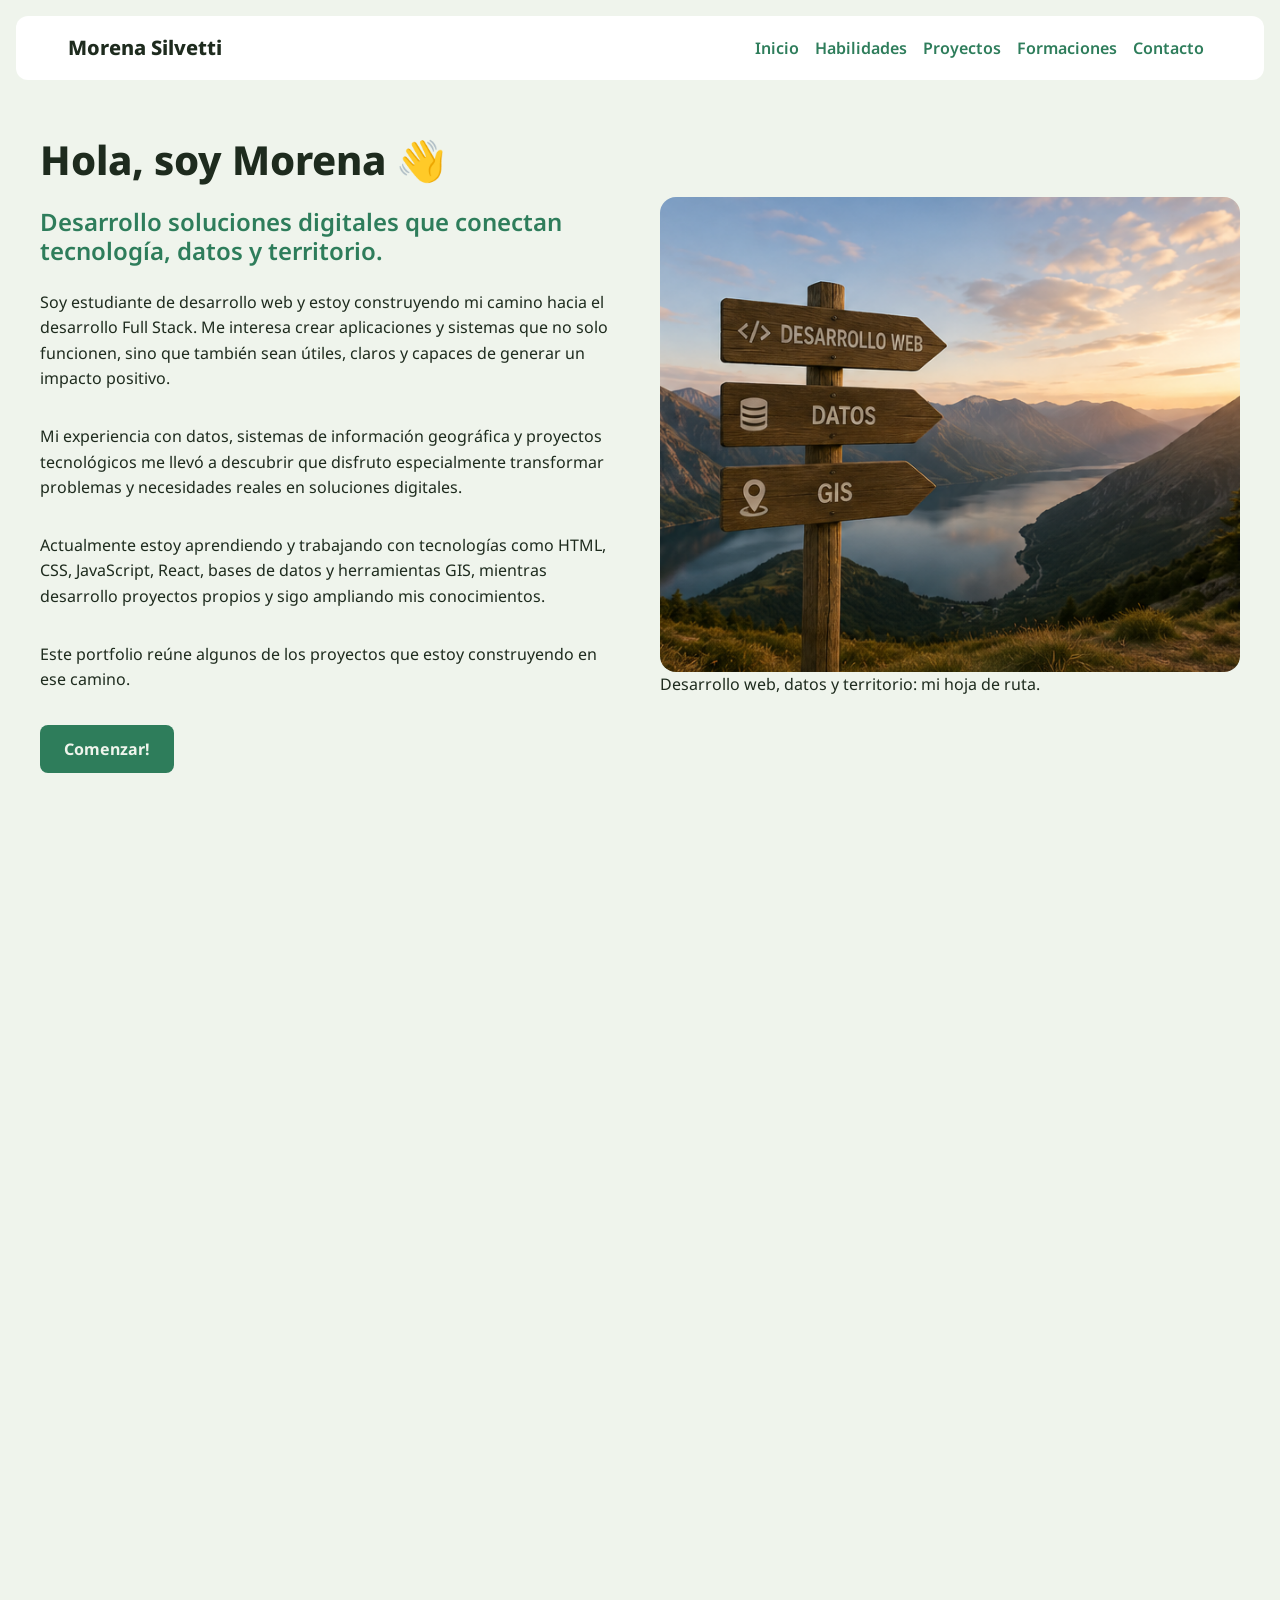
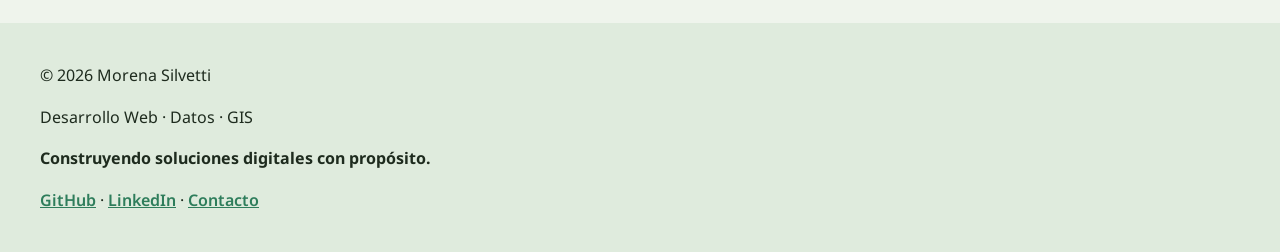
<file: Portfolio/index.html>
<!DOCTYPE html>
<html lang="es">

<head>
    <meta charset="UTF-8">
    <meta name="viewport" content="width=device-width, initial-scale=1.0">
    <meta name="description" content="Portfolio de Morena Silvetti: desarrollo web full stack, análisis de datos y sistemas de información geográfica. Proyectos con impacto en Córdoba, Argentina.">
    <meta name="keywords" content="desarrollo web, portfolio, full stack, datos, GIS, Córdoba">
    <!-- Bootstrap CSS -->
    <link href="https://cdn.jsdelivr.net/npm/bootstrap@5.3.3/dist/css/bootstrap.min.css" rel="stylesheet">
    <!-- AOS CSS -->
    <link href="https://unpkg.com/aos@2.3.4/dist/aos.css" rel="stylesheet">
    <!-- CSS propio -->
    <link rel="stylesheet" href="./styles/style.css">
    <title>Morena Silvetti | Desarrollo Web, Datos y GIS</title>
</head>

<body>
    <header>
        <nav class="navbar navbar-expand-lg nav-propia">
            <div class="container-fluid">
                <a class="navbar-brand" href="index.html">Morena Silvetti</a>
                <button class="navbar-toggler" type="button" data-bs-toggle="collapse" data-bs-target="#menuNav"
                    aria-controls="menuNav" aria-expanded="false" aria-label="Abrir menú">
                    <span class="navbar-toggler-icon"></span>
                </button>
                <div class="collapse navbar-collapse" id="menuNav">
                    <ul class="navbar-nav ms-auto">
                        <li class="nav-item"><a class="nav-link" href="index.html">Inicio</a></li>
                        <li class="nav-item"><a class="nav-link" href="pages/habilidades.html">Habilidades</a></li>
                        <li class="nav-item"><a class="nav-link" href="pages/proyectos.html">Proyectos</a></li>
                        <li class="nav-item"><a class="nav-link" href="pages/formaciones.html">Formaciones</a></li>
                        <li class="nav-item"><a class="nav-link" href="pages/contacto.html">Contacto</a></li>
                    </ul>
                </div>
            </div>
        </nav>
    </header>

    <main class="contenido">
        <section class="contenedor">
            <div class="contenedor-texto">
                <h1>Hola, soy Morena 👋</h1>
                <h2>Desarrollo soluciones digitales que conectan tecnología, datos y territorio.</h2>

                <p>Soy estudiante de desarrollo web y estoy construyendo mi camino hacia el desarrollo Full Stack. Me
                    interesa crear aplicaciones y sistemas que no solo funcionen, sino que también sean útiles, claros y
                    capaces de generar un impacto positivo.</p>

                <p>Mi experiencia con datos, sistemas de información geográfica y proyectos tecnológicos me llevó a
                    descubrir que disfruto especialmente transformar problemas y necesidades reales en soluciones
                    digitales.</p>

                <p>Actualmente estoy aprendiendo y trabajando con tecnologías como HTML, CSS, JavaScript, React, bases
                    de datos y herramientas GIS, mientras desarrollo proyectos propios y sigo ampliando mis
                    conocimientos.</p>

                <p>Este portfolio reúne algunos de los proyectos que estoy construyendo en ese camino.</p>
                <a class="enlace-destacado" href="pages/habilidades.html">Comenzar!</a>
            </div>
            <figure class="contenedor-imagen">
                <img src="assets/img/portada.png"
                    alt="Cartel de madera señalando desarrollo web, datos y GIS frente a un paisaje de montañas">
                <figcaption>Desarrollo web, datos y territorio: mi hoja de ruta.</figcaption>
            </figure>
        </section>

        <section class="tarjetas" data-aos="fade-up">
            <article class="card">
                <h3>Desarrollo Web</h3>
                <p>Creo aplicaciones web modernas, responsivas y centradas en la experiencia del usuario.</p>
            </article>
            <article class="card">
                <h3>Datos</h3>
                <p>Trabajo con bases de datos y analizo información para tomar decisiones basadas en datos.</p>
            </article>
            <article class="card">
                <h3>GIS</h3>
                <p>Integro herramientas geoespaciales para visualizar y entender mejor nuestro territorio.</p>
            </article>
            <article class="card">
                <h3>Propósito</h3>
                <p>Busco generar soluciones digitales útiles, claras y con impacto positivo en las personas y el
                    entorno.</p>
            </article>
        </section>

        <section class="galeria" data-aos="fade-up">
            <h2>Galería</h2>
            <div id="carruselGaleria" class="carousel slide" data-bs-ride="carousel">
                <div class="carousel-inner">
                    <div class="carousel-item active">
                        <img src="assets/img/dev.jpg" class="d-block w-100"
                            alt="Notebook mostrando el diseño de una página web">
                    </div>
                    <div class="carousel-item">
                        <img src="assets/img/datos.jpg" class="d-block w-100" alt="Dashboard con gráficos de datos">
                    </div>
                    <div class="carousel-item">
                        <img src="assets/img/territorio.jpg" class="d-block w-100"
                            alt="Vista aérea de un campo con análisis territorial">
                    </div>
                </div>
                <button class="carousel-control-prev" type="button" data-bs-target="#carruselGaleria"
                    data-bs-slide="prev">
                    <span class="carousel-control-prev-icon" aria-hidden="true"></span>
                    <span class="visually-hidden">Anterior</span>
                </button>
                <button class="carousel-control-next" type="button" data-bs-target="#carruselGaleria"
                    data-bs-slide="next">
                    <span class="carousel-control-next-icon" aria-hidden="true"></span>
                    <span class="visually-hidden">Siguiente</span>
                </button>
            </div>
        </section>
    </main>

    <footer class="pie">
        <p>© 2026 Morena Silvetti</p>
        <p>Desarrollo Web · Datos · GIS</p>
        <p><strong>Construyendo soluciones digitales con propósito.</strong></p>
        <a href="https://github.com/Morenasilvetti" target="_blank">GitHub</a> ·
        <a href="https://www.linkedin.com/in/morena-silvetti-6aa3b62a1" target="_blank">LinkedIn</a> ·
        <a href="pages/contacto.html">Contacto</a>
    </footer>

    <!-- Bootstrap JS -->
    <script src="https://cdn.jsdelivr.net/npm/bootstrap@5.3.3/dist/js/bootstrap.bundle.min.js"></script>
    <!-- AOS JS -->
    <script src="https://unpkg.com/aos@2.3.4/dist/aos.js"></script>
    <script>
        AOS.init();
    </script>
</body>

</html>
</file>
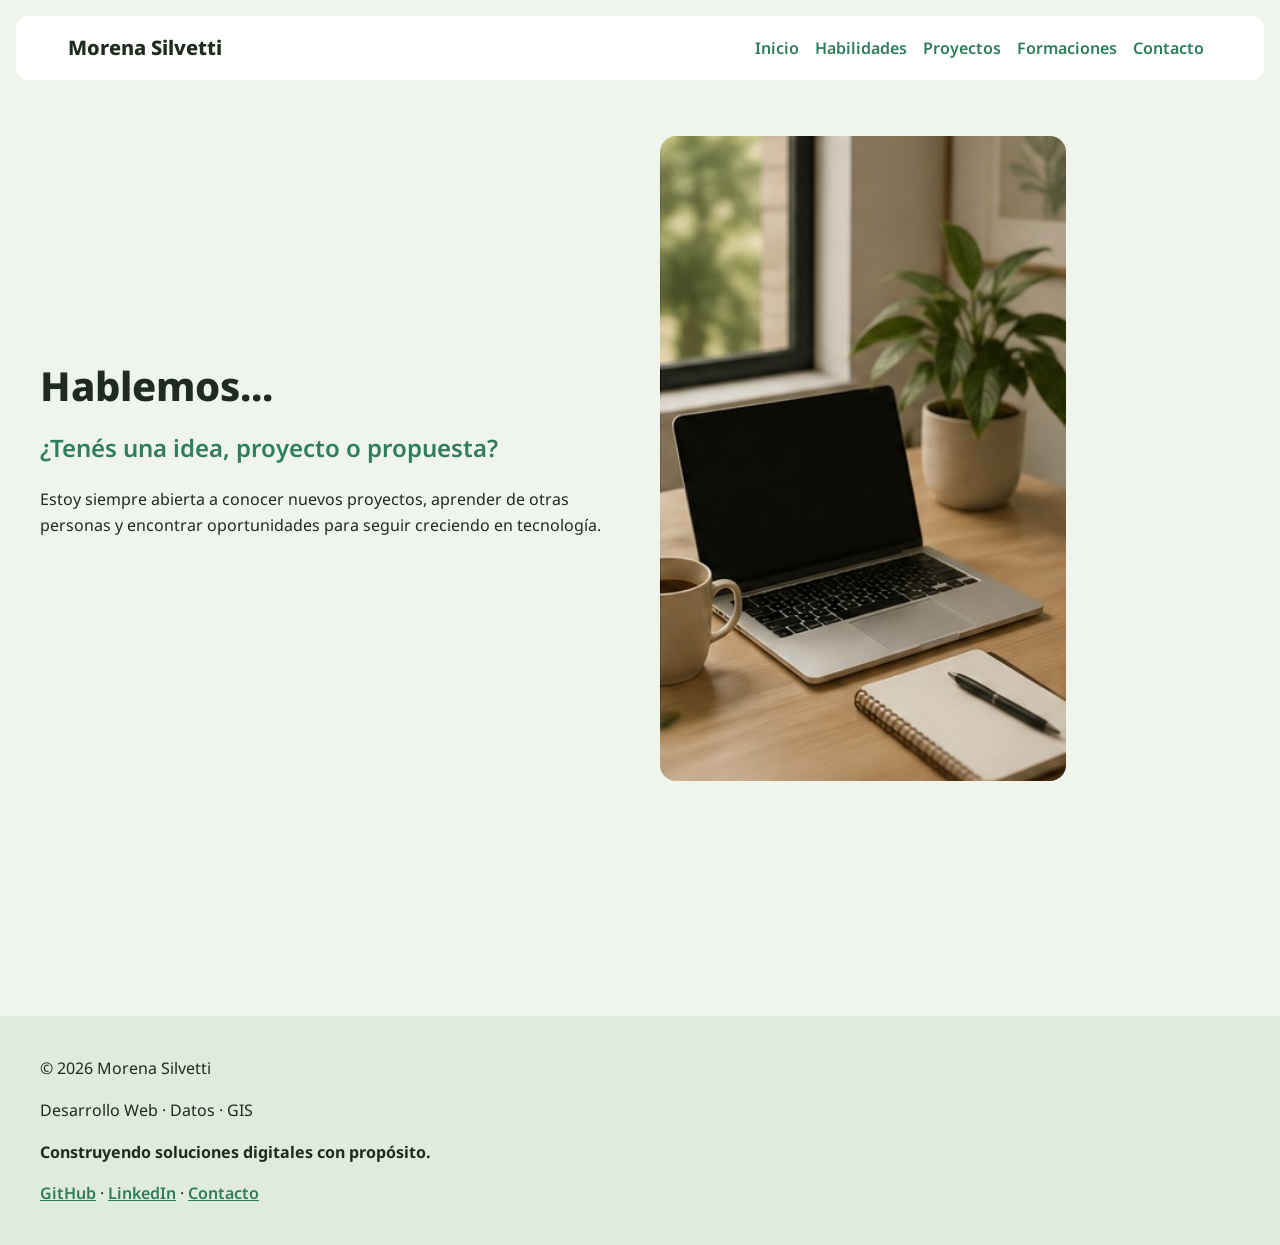
<file: Portfolio/pages/contacto.html>
<!DOCTYPE html>
<html lang="es">

<head>
    <meta charset="UTF-8">
    <meta name="viewport" content="width=device-width, initial-scale=1.0">
    <meta name="description" content="Contactá a Morena Silvetti para proyectos de desarrollo web, datos y GIS. Disponible por LinkedIn y email.">
    <meta name="keywords" content="contacto, desarrollo web, datos, GIS, LinkedIn, Córdoba">
    <!-- Bootstrap CSS -->
    <link href="https://cdn.jsdelivr.net/npm/bootstrap@5.3.3/dist/css/bootstrap.min.css" rel="stylesheet">
    <!-- AOS CSS -->
    <link href="https://unpkg.com/aos@2.3.4/dist/aos.css" rel="stylesheet">
    <!-- CSS propio -->
    <link rel="stylesheet" href="../styles/style.css">
    <title>Contacto | Morena Silvetti</title>
</head>

<body>
    <header>
        <nav class="navbar navbar-expand-lg nav-propia">
            <div class="container-fluid">
                <a class="navbar-brand" href="../index.html">Morena Silvetti</a>
                <button class="navbar-toggler" type="button" data-bs-toggle="collapse" data-bs-target="#menuNav"
                    aria-controls="menuNav" aria-expanded="false" aria-label="Abrir menú">
                    <span class="navbar-toggler-icon"></span>
                </button>
                <div class="collapse navbar-collapse" id="menuNav">
                    <ul class="navbar-nav ms-auto">
                        <li class="nav-item"><a class="nav-link" href="../index.html">Inicio</a></li>
                        <li class="nav-item"><a class="nav-link" href="habilidades.html">Habilidades</a></li>
                        <li class="nav-item"><a class="nav-link" href="proyectos.html">Proyectos</a></li>
                        <li class="nav-item"><a class="nav-link" href="formaciones.html">Formaciones</a></li>
                        <li class="nav-item"><a class="nav-link" href="contacto.html">Contacto</a></li>
                    </ul>
                </div>
            </div>
        </nav>
    </header>

    <main class="contenido">
        <section class="contenedor">
            <div class="contenedor-texto">
                <h1>Hablemos...</h1>
                <h2>¿Tenés una idea, proyecto o propuesta?</h2>
                <p>Estoy siempre abierta a conocer nuevos proyectos, aprender de otras personas y encontrar
                    oportunidades para seguir creciendo en tecnología.</p>
            </div>
            <img class="imagen-contacto" src="../assets/img/contacto.jpg"
                alt="Escritorio con una notebook, un cuaderno y plantas">
        </section>

        <section class="tarjetas" data-aos="fade-up">
            <article class="card">
                <h2>LinkedIn</h2>
                <p><a href="https://www.linkedin.com/in/morena-silvetti-6aa3b62a1" target="_blank">Morena
                        Silvetti</a></p>
            </article>
            <article class="card">
                <h2>Email</h2>
                <p><a href="mailto:morenasilvetti@gmail.com">morenasilvetti@gmail.com</a></p>
            </article>
        </section>
    </main>

    <footer class="pie">
        <p>© 2026 Morena Silvetti</p>
        <p>Desarrollo Web · Datos · GIS</p>
        <p><strong>Construyendo soluciones digitales con propósito.</strong></p>
        <a href="https://github.com/Morenasilvetti" target="_blank">GitHub</a> ·
        <a href="https://www.linkedin.com/in/morena-silvetti-6aa3b62a1" target="_blank">LinkedIn</a> ·
        <a href="contacto.html">Contacto</a>
    </footer>

    <!-- Bootstrap JS -->
    <script src="https://cdn.jsdelivr.net/npm/bootstrap@5.3.3/dist/js/bootstrap.bundle.min.js"></script>
    <!-- AOS JS -->
    <script src="https://unpkg.com/aos@2.3.4/dist/aos.js"></script>
    <script>
        AOS.init();
    </script>
</body>

</html>
</file>
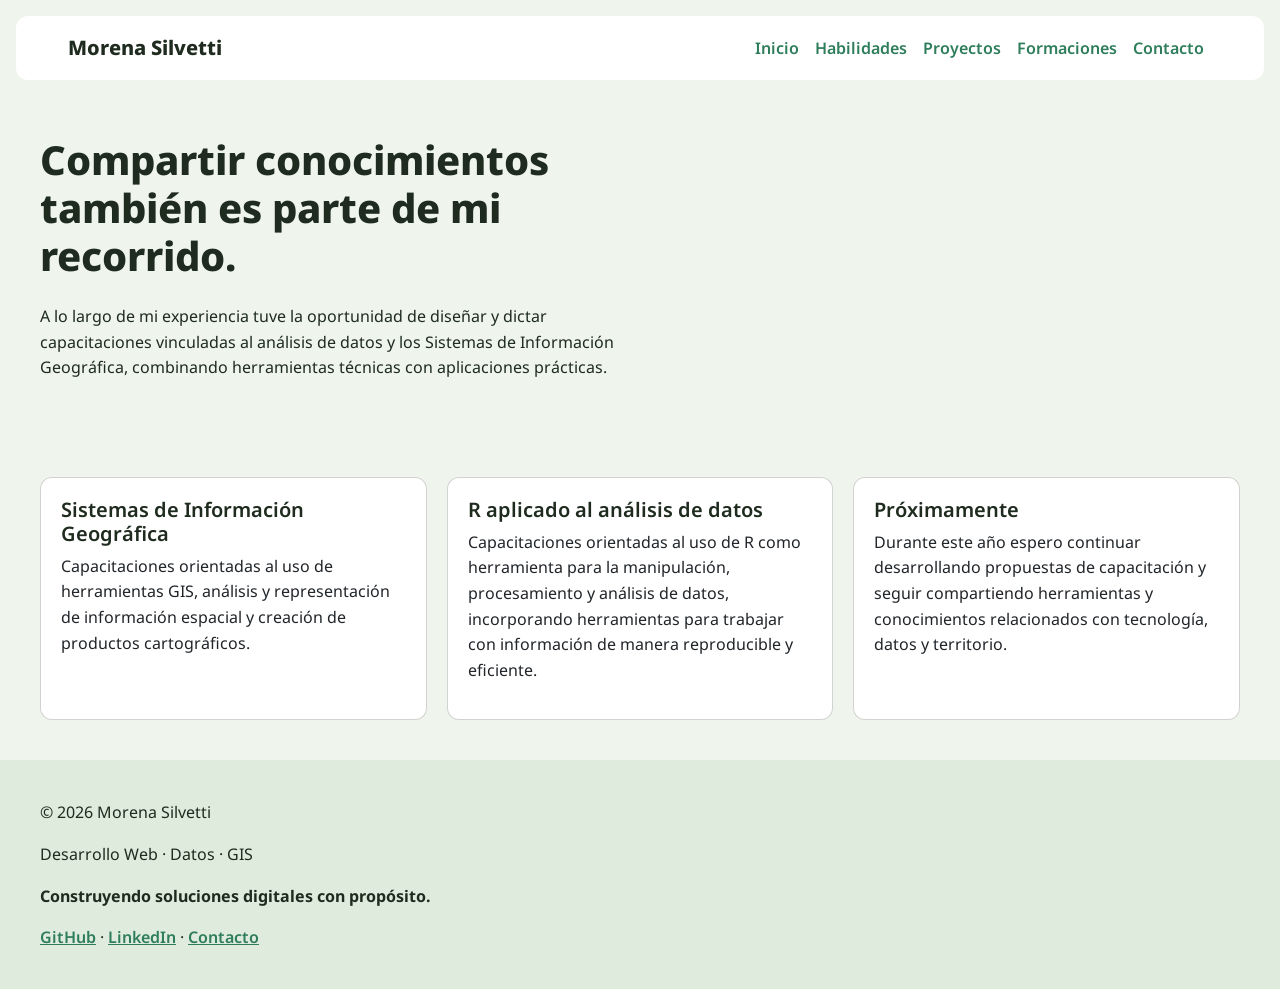
<file: Portfolio/pages/formaciones.html>
<!DOCTYPE html>
<html lang="es">

<head>
    <meta charset="UTF-8">
    <meta name="viewport" content="width=device-width, initial-scale=1.0">
    <meta name="description" content="Capacitaciones dictadas por Morena Silvetti en Sistemas de Información Geográfica y en R aplicado al análisis de datos.">
    <meta name="keywords" content="capacitaciones, formación, SIG, GIS, R, análisis de datos">
    <!-- Bootstrap CSS -->
    <link href="https://cdn.jsdelivr.net/npm/bootstrap@5.3.3/dist/css/bootstrap.min.css" rel="stylesheet">
    <!-- AOS CSS -->
    <link href="https://unpkg.com/aos@2.3.4/dist/aos.css" rel="stylesheet">
    <!-- CSS propio -->
    <link rel="stylesheet" href="../styles/style.css">
    <title>Formaciones | Morena Silvetti</title>
</head>

<body>
    <header>
        <nav class="navbar navbar-expand-lg nav-propia">
            <div class="container-fluid">
                <a class="navbar-brand" href="../index.html">Morena Silvetti</a>
                <button class="navbar-toggler" type="button" data-bs-toggle="collapse" data-bs-target="#menuNav"
                    aria-controls="menuNav" aria-expanded="false" aria-label="Abrir menú">
                    <span class="navbar-toggler-icon"></span>
                </button>
                <div class="collapse navbar-collapse" id="menuNav">
                    <ul class="navbar-nav ms-auto">
                        <li class="nav-item"><a class="nav-link" href="../index.html">Inicio</a></li>
                        <li class="nav-item"><a class="nav-link" href="habilidades.html">Habilidades</a></li>
                        <li class="nav-item"><a class="nav-link" href="proyectos.html">Proyectos</a></li>
                        <li class="nav-item"><a class="nav-link" href="formaciones.html">Formaciones</a></li>
                        <li class="nav-item"><a class="nav-link" href="contacto.html">Contacto</a></li>
                    </ul>
                </div>
            </div>
        </nav>
    </header>

    <main class="contenido">
        <section class="contenedor">
            <div class="contenedor-texto">
                <h1>Compartir conocimientos también es parte de mi recorrido.</h1>
                <p>A lo largo de mi experiencia tuve la oportunidad de diseñar y dictar capacitaciones
                    vinculadas al análisis de datos y los Sistemas de Información Geográfica,
                    combinando herramientas técnicas con aplicaciones prácticas.</p>
            </div>
        </section>

        <section class="tarjetas" data-aos="fade-up">
            <article class="card">
                <h2>Sistemas de Información Geográfica</h2>
                <p>Capacitaciones orientadas al uso de herramientas GIS, análisis y representación de información
                    espacial y creación de productos cartográficos.</p>
            </article>
            <article class="card">
                <h2>R aplicado al análisis de datos</h2>
                <p>Capacitaciones orientadas al uso de R como herramienta para la manipulación, procesamiento y
                    análisis de datos, incorporando herramientas para trabajar con información de manera reproducible y
                    eficiente.</p>
            </article>
            <article class="card">
                <h2>Próximamente</h2>
                <p>Durante este año espero continuar desarrollando propuestas de capacitación y seguir compartiendo
                    herramientas y conocimientos relacionados con tecnología, datos y territorio.</p>
            </article>
        </section>
    </main>

    <footer class="pie">
        <p>© 2026 Morena Silvetti</p>
        <p>Desarrollo Web · Datos · GIS</p>
        <p><strong>Construyendo soluciones digitales con propósito.</strong></p>
        <a href="https://github.com/Morenasilvetti" target="_blank">GitHub</a> ·
        <a href="https://www.linkedin.com/in/morena-silvetti-6aa3b62a1" target="_blank">LinkedIn</a> ·
        <a href="contacto.html">Contacto</a>
    </footer>

    <!-- Bootstrap JS -->
    <script src="https://cdn.jsdelivr.net/npm/bootstrap@5.3.3/dist/js/bootstrap.bundle.min.js"></script>
    <!-- AOS JS -->
    <script src="https://unpkg.com/aos@2.3.4/dist/aos.js"></script>
    <script>
        AOS.init();
    </script>
</body>

</html>
</file>
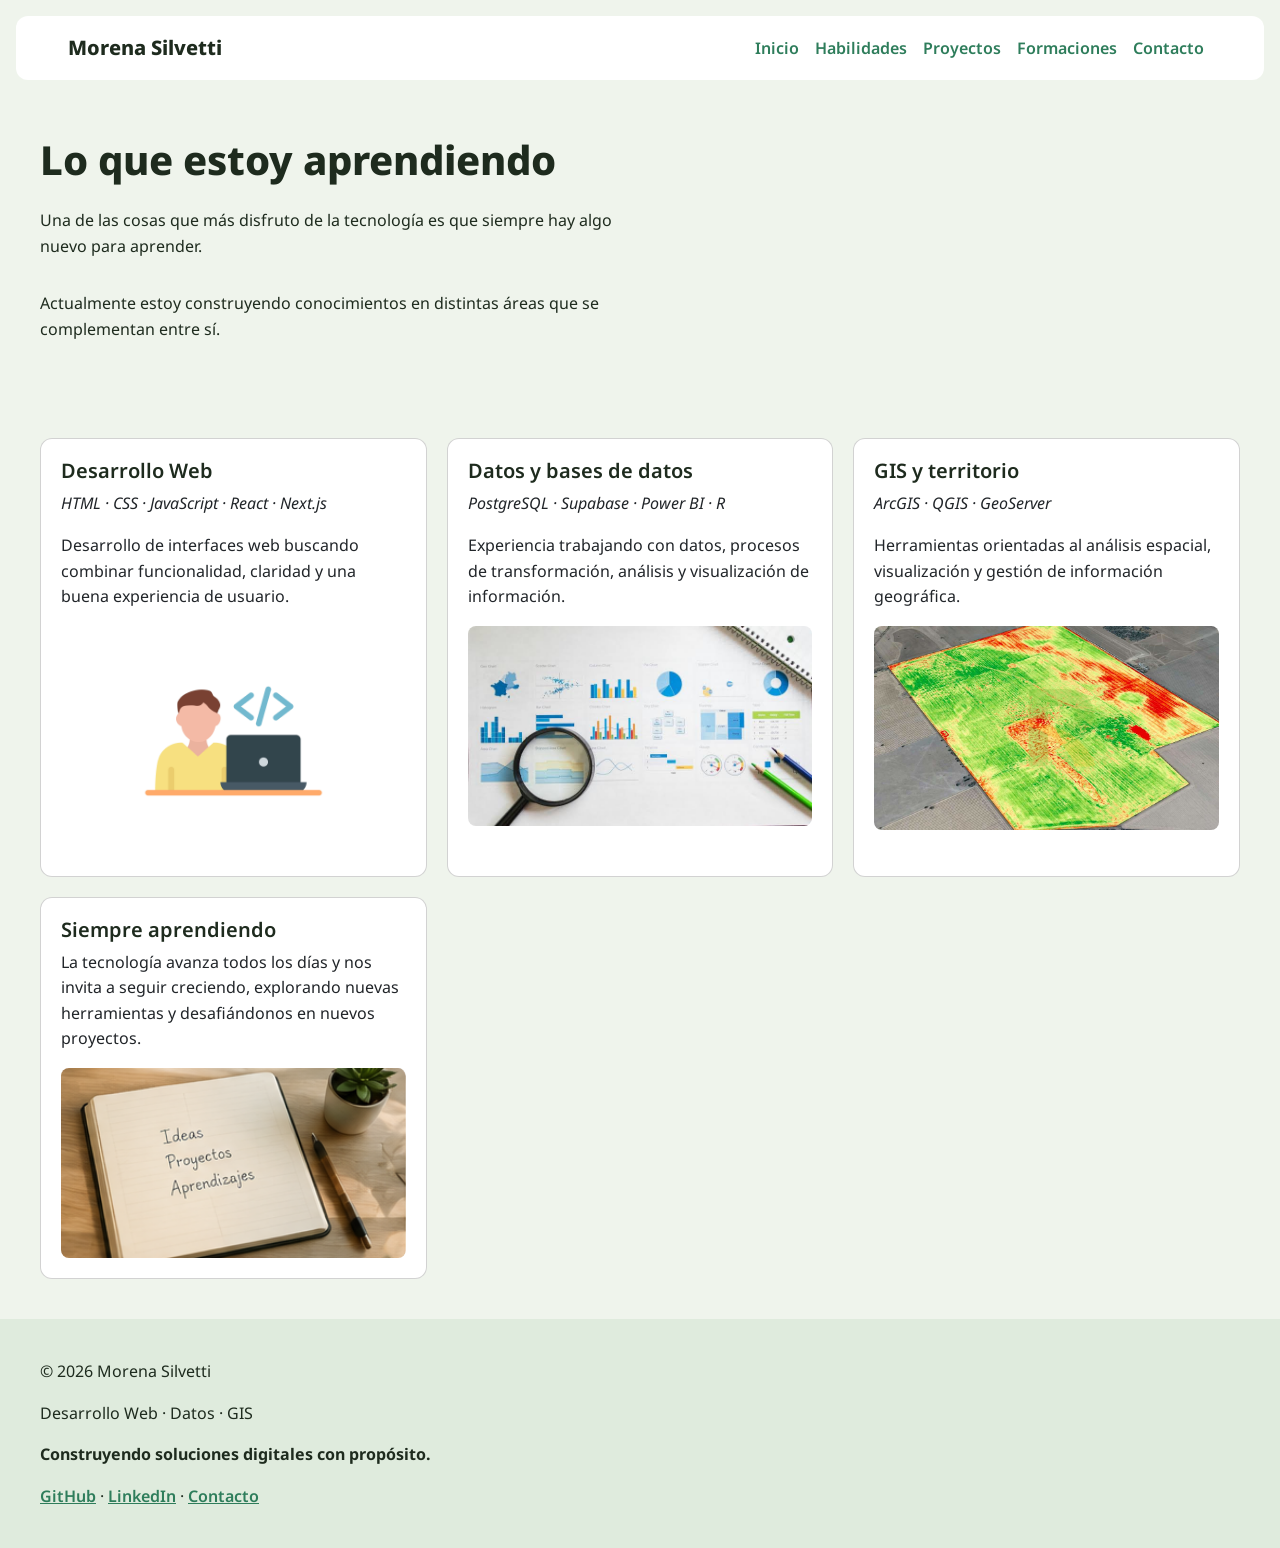
<file: Portfolio/pages/habilidades.html>
<!DOCTYPE html>
<html lang="es">

<head>
    <meta charset="UTF-8">
    <meta name="viewport" content="width=device-width, initial-scale=1.0">
    <meta name="description" content="Habilidades en desarrollo web (HTML, CSS, JavaScript, React), bases de datos (PostgreSQL, Supabase, Power BI, R) y herramientas GIS (ArcGIS, QGIS, GeoServer).">
    <meta name="keywords" content="habilidades, desarrollo web, react, bases de datos, GIS, QGIS, power bi">
    <!-- Bootstrap CSS -->
    <link href="https://cdn.jsdelivr.net/npm/bootstrap@5.3.3/dist/css/bootstrap.min.css" rel="stylesheet">
    <!-- AOS CSS -->
    <link href="https://unpkg.com/aos@2.3.4/dist/aos.css" rel="stylesheet">
    <!-- CSS propio -->
    <link rel="stylesheet" href="../styles/style.css">
    <title>Habilidades | Morena Silvetti</title>
</head>

<body>
    <header>
        <nav class="navbar navbar-expand-lg nav-propia">
            <div class="container-fluid">
                <a class="navbar-brand" href="../index.html">Morena Silvetti</a>
                <button class="navbar-toggler" type="button" data-bs-toggle="collapse" data-bs-target="#menuNav"
                    aria-controls="menuNav" aria-expanded="false" aria-label="Abrir menú">
                    <span class="navbar-toggler-icon"></span>
                </button>
                <div class="collapse navbar-collapse" id="menuNav">
                    <ul class="navbar-nav ms-auto">
                        <li class="nav-item"><a class="nav-link" href="../index.html">Inicio</a></li>
                        <li class="nav-item"><a class="nav-link" href="habilidades.html">Habilidades</a></li>
                        <li class="nav-item"><a class="nav-link" href="proyectos.html">Proyectos</a></li>
                        <li class="nav-item"><a class="nav-link" href="formaciones.html">Formaciones</a></li>
                        <li class="nav-item"><a class="nav-link" href="contacto.html">Contacto</a></li>
                    </ul>
                </div>
            </div>
        </nav>
    </header>

    <main class="contenido">
        <section class="contenedor">
            <div class="contenedor-texto">
                <h1>Lo que estoy aprendiendo</h1>
                <p>Una de las cosas que más disfruto de la tecnología es que siempre hay algo nuevo para aprender.</p>
                <p>Actualmente estoy construyendo conocimientos en distintas áreas que se complementan entre sí.</p>
            </div>
        </section>

        <section class="tarjetas" data-aos="fade-up">
            <article class="card">
                <h2>Desarrollo Web</h2>
                <p><em>HTML · CSS · JavaScript · React · Next.js</em></p>
                <p>Desarrollo de interfaces web buscando combinar funcionalidad, claridad y una buena experiencia de
                    usuario.</p>
                <img src="../assets/img/dev.jpg" alt="Notebook con el diseño de una página web en pantalla">
            </article>
            <article class="card">
                <h2>Datos y bases de datos</h2>
                <p><em>PostgreSQL · Supabase · Power BI · R</em></p>
                <p>Experiencia trabajando con datos, procesos de transformación, análisis y visualización de
                    información.</p>
                <img src="../assets/img/datos.jpg" alt="Dashboard con gráficos de datos">
            </article>
            <article class="card">
                <h2>GIS y territorio</h2>
                <p><em>ArcGIS · QGIS · GeoServer</em></p>
                <p>Herramientas orientadas al análisis espacial, visualización y gestión de información
                    geográfica.</p>
                <img src="../assets/img/territorio.jpg" alt="Vista aérea de parcelas agrícolas con capas de análisis territorial">
            </article>
            <article class="card">
                <h2>Siempre aprendiendo</h2>
                <p>La tecnología avanza todos los días y nos invita a seguir creciendo, explorando nuevas
                    herramientas y desafiándonos en nuevos proyectos.</p>
                <img src="../assets/img/aprendizaje.png" alt="Cuaderno abierto con anotaciones de ideas y proyectos">
            </article>
        </section>
    </main>

    <footer class="pie">
        <p>© 2026 Morena Silvetti</p>
        <p>Desarrollo Web · Datos · GIS</p>
        <p><strong>Construyendo soluciones digitales con propósito.</strong></p>
        <a href="https://github.com/Morenasilvetti" target="_blank">GitHub</a> ·
        <a href="https://www.linkedin.com/in/morena-silvetti-6aa3b62a1" target="_blank">LinkedIn</a> ·
        <a href="contacto.html">Contacto</a>
    </footer>

    <!-- Bootstrap JS -->
    <script src="https://cdn.jsdelivr.net/npm/bootstrap@5.3.3/dist/js/bootstrap.bundle.min.js"></script>
    <!-- AOS JS -->
    <script src="https://unpkg.com/aos@2.3.4/dist/aos.js"></script>
    <script>
        AOS.init();
    </script>
</body>

</html>
</file>
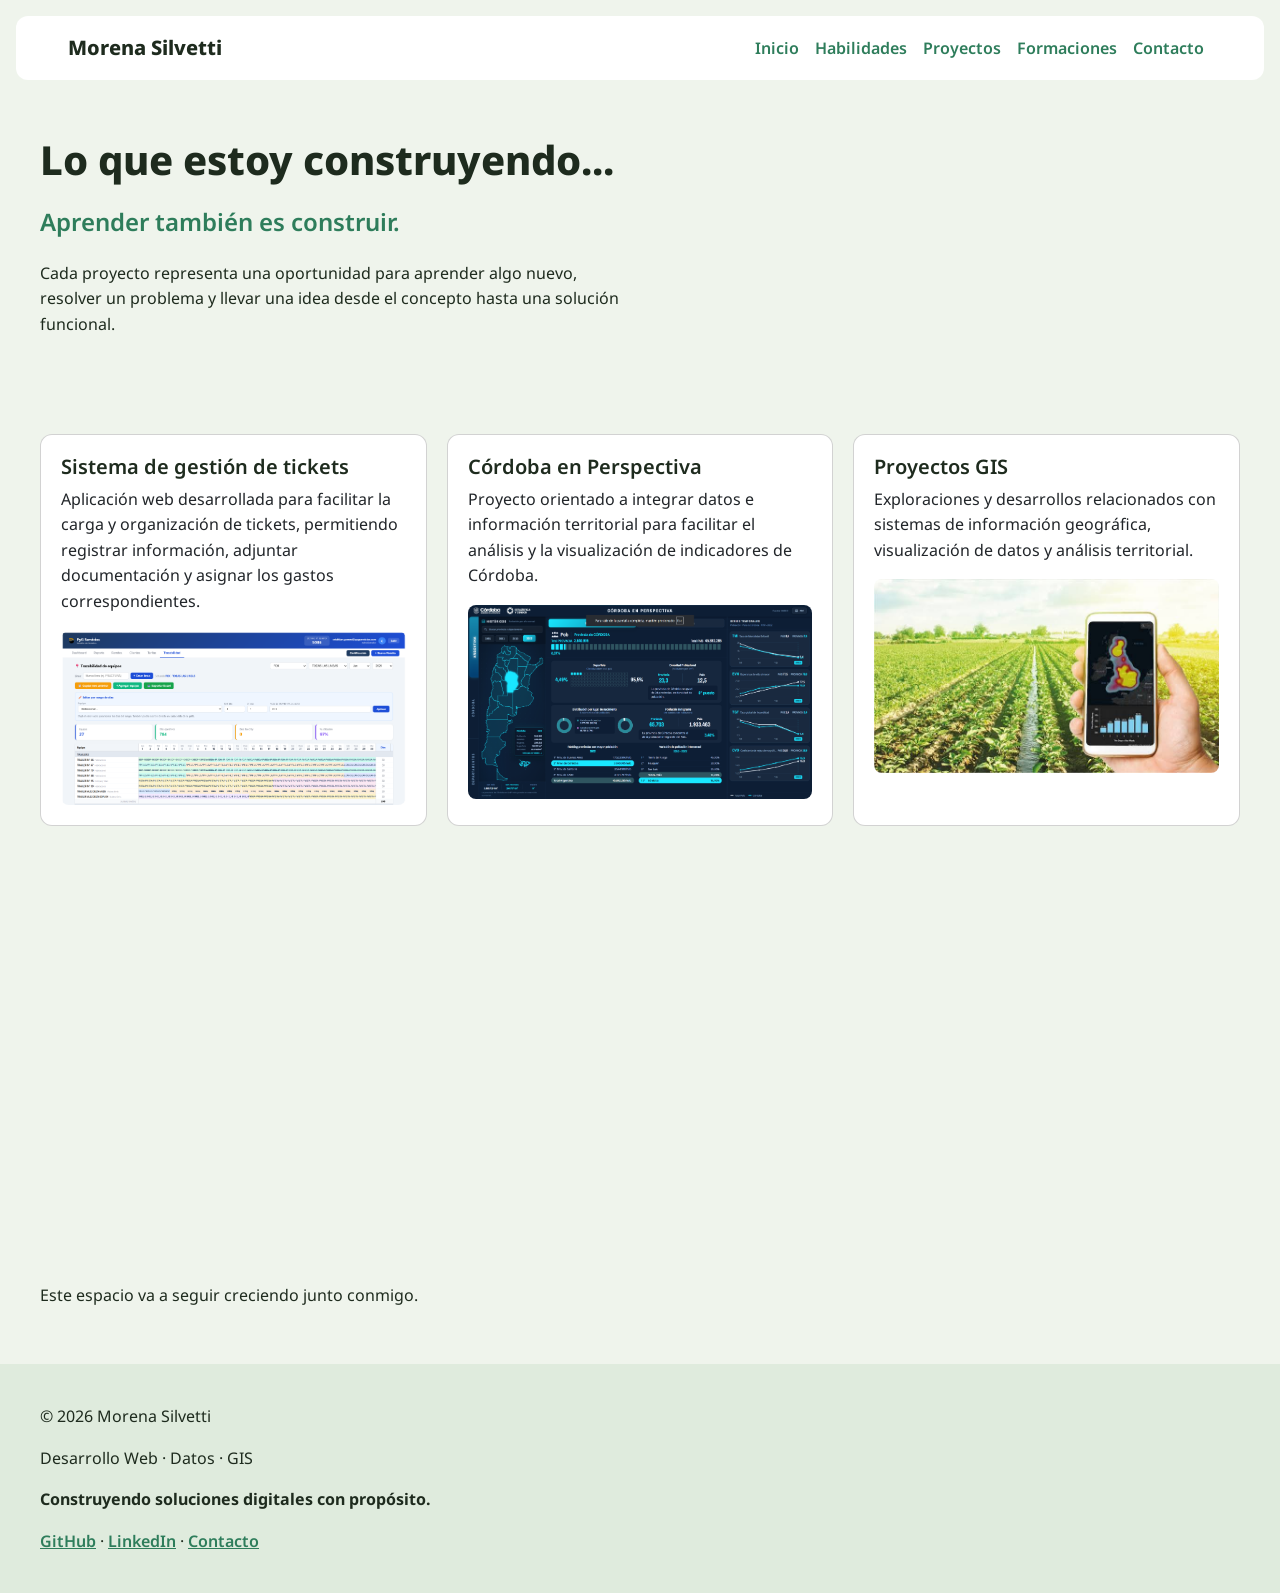
<file: Portfolio/pages/proyectos.html>
<!DOCTYPE html>
<html lang="es">

<head>
    <meta charset="UTF-8">
    <meta name="viewport" content="width=device-width, initial-scale=1.0">
    <meta name="description" content="Proyectos de desarrollo web y análisis territorial: sistema de gestión de tickets, dashboard Córdoba en Perspectiva y desarrollos GIS.">
    <meta name="keywords" content="proyectos, aplicaciones web, dashboard, datos territoriales, GIS, Córdoba">
    <!-- Bootstrap CSS -->
    <link href="https://cdn.jsdelivr.net/npm/bootstrap@5.3.3/dist/css/bootstrap.min.css" rel="stylesheet">
    <!-- AOS CSS -->
    <link href="https://unpkg.com/aos@2.3.4/dist/aos.css" rel="stylesheet">
    <!-- CSS propio -->
    <link rel="stylesheet" href="../styles/style.css">
    <title>Proyectos | Morena Silvetti</title>
</head>

<body>
    <header>
        <nav class="navbar navbar-expand-lg nav-propia">
            <div class="container-fluid">
                <a class="navbar-brand" href="../index.html">Morena Silvetti</a>
                <button class="navbar-toggler" type="button" data-bs-toggle="collapse" data-bs-target="#menuNav"
                    aria-controls="menuNav" aria-expanded="false" aria-label="Abrir menú">
                    <span class="navbar-toggler-icon"></span>
                </button>
                <div class="collapse navbar-collapse" id="menuNav">
                    <ul class="navbar-nav ms-auto">
                        <li class="nav-item"><a class="nav-link" href="../index.html">Inicio</a></li>
                        <li class="nav-item"><a class="nav-link" href="habilidades.html">Habilidades</a></li>
                        <li class="nav-item"><a class="nav-link" href="proyectos.html">Proyectos</a></li>
                        <li class="nav-item"><a class="nav-link" href="formaciones.html">Formaciones</a></li>
                        <li class="nav-item"><a class="nav-link" href="contacto.html">Contacto</a></li>
                    </ul>
                </div>
            </div>
        </nav>
    </header>

    <main class="contenido">
        <section class="contenedor">
            <div class="contenedor-texto">
                <h1>Lo que estoy construyendo...</h1>
                <h2>Aprender también es construir.</h2>
                <p>Cada proyecto representa una oportunidad para aprender algo nuevo,
                    resolver un problema y llevar una idea desde el concepto hasta una solución funcional.</p>
            </div>
        </section>

        <section class="tarjetas" data-aos="fade-up">
            <article class="card">
                <h2>Sistema de gestión de tickets</h2>
                <p>Aplicación web desarrollada para facilitar la carga y organización de tickets,
                    permitiendo registrar información, adjuntar documentación y asignar los gastos
                    correspondientes.</p>
                <img src="../assets/img/trailerops.png" alt="Pantalla del sistema de gestión de tickets con listado de gastos">
            </article>
            <article class="card">
                <h2>Córdoba en Perspectiva</h2>
                <p>Proyecto orientado a integrar datos e información territorial para facilitar el
                    análisis y la visualización de indicadores de Córdoba.</p>
                <img src="../assets/img/cba-perspectiva.png" alt="Dashboard Córdoba en Perspectiva con mapa e indicadores">
            </article>
            <article class="card">
                <h2>Proyectos GIS</h2>
                <p>Exploraciones y desarrollos relacionados con sistemas de información geográfica,
                    visualización de datos y análisis territorial.</p>
                <img src="../assets/img/agro.jpg" alt="Celular mostrando mapas de análisis agrícola sobre un campo">
            </article>
        </section>

        <section class="galeria" data-aos="fade-up">
            <h2>Galería de proyectos</h2>
            <div id="carruselProyectos" class="carousel slide" data-bs-ride="carousel">
                <div class="carousel-inner">
                    <div class="carousel-item active">
                        <img src="../assets/img/trailerops.png" class="d-block w-100"
                            alt="Pantalla del sistema de gestión de tickets">
                    </div>
                    <div class="carousel-item">
                        <img src="../assets/img/cba-perspectiva.png" class="d-block w-100"
                            alt="Dashboard Córdoba en Perspectiva con mapa e indicadores">
                    </div>
                    <div class="carousel-item">
                        <img src="../assets/img/agro.jpg" class="d-block w-100"
                            alt="Aplicación móvil de análisis territorial en el agro">
                    </div>
                </div>
                <button class="carousel-control-prev" type="button" data-bs-target="#carruselProyectos"
                    data-bs-slide="prev">
                    <span class="carousel-control-prev-icon" aria-hidden="true"></span>
                    <span class="visually-hidden">Anterior</span>
                </button>
                <button class="carousel-control-next" type="button" data-bs-target="#carruselProyectos"
                    data-bs-slide="next">
                    <span class="carousel-control-next-icon" aria-hidden="true"></span>
                    <span class="visually-hidden">Siguiente</span>
                </button>
            </div>
        </section>

        <section class="contenedor">
            <div class="contenedor-texto">
                <p>Este espacio va a seguir creciendo junto conmigo.</p>
            </div>
        </section>
    </main>

    <footer class="pie">
        <p>© 2026 Morena Silvetti</p>
        <p>Desarrollo Web · Datos · GIS</p>
        <p><strong>Construyendo soluciones digitales con propósito.</strong></p>
        <a href="https://github.com/Morenasilvetti" target="_blank">GitHub</a> ·
        <a href="https://www.linkedin.com/in/morena-silvetti-6aa3b62a1" target="_blank">LinkedIn</a> ·
        <a href="contacto.html">Contacto</a>
    </footer>

    <!-- Bootstrap JS -->
    <script src="https://cdn.jsdelivr.net/npm/bootstrap@5.3.3/dist/js/bootstrap.bundle.min.js"></script>
    <!-- AOS JS -->
    <script src="https://unpkg.com/aos@2.3.4/dist/aos.js"></script>
    <script>
        AOS.init();
    </script>
</body>

</html>
</file>
<file: Portfolio/styles/style.css>
@import url("https://fonts.googleapis.com/css2?family=Noto+Sans:ital,wght@0,100..900;1,100..900&display=swap");
h1 {
  font-size: 2rem;
  font-weight: 800;
}
@media (min-width: 1024px) {
  h1 {
    font-size: 2.5rem;
  }
}

h2 {
  font-size: 1.25rem;
  font-weight: 600;
  color: #2E7D5B;
}
@media (min-width: 1024px) {
  h2 {
    font-size: 1.5rem;
  }
}

p {
  font-size: 1rem;
  line-height: 1.6;
}

* {
  box-sizing: border-box;
  padding: 0;
  margin: 0;
}

body {
  background-color: #EFF4EC;
  color: #1E2B1E;
  font-family: "Noto Sans", sans-serif;
}

.nav-propia {
  background-color: #FFFFFF;
  border-radius: 12px;
  margin: 12px;
  padding: 8px 16px;
}
@media (min-width: 1024px) {
  .nav-propia {
    margin: 16px;
    padding: 12px 40px;
  }
}
.nav-propia .navbar-brand {
  font-weight: 800;
  color: #1E2B1E;
}

.nav-propia .nav-link {
  color: #2E7D5B;
  font-weight: 600;
  transition: all 0.3s ease;
}
.nav-propia .nav-link:hover, .nav-propia .nav-link:focus {
  color: #1E2B1E;
}
.nav-propia .nav-link:active {
  color: #14402F;
}

.pie {
  background-color: #DFEBDD;
  padding: 24px 20px;
}
@media (min-width: 1024px) {
  .pie {
    padding: 40px;
  }
}
.pie a {
  color: #2E7D5B;
  font-weight: 600;
  transition: all 0.3s ease;
}
.pie a:hover, .pie a:focus {
  color: #1F5A42;
  text-decoration: underline;
}

.contenedor {
  display: grid;
  grid-template-areas: "texto" "imagen";
  gap: 24px;
  padding: 20px;
}
@media (min-width: 1024px) {
  .contenedor {
    grid-template-columns: 1fr 1fr;
    grid-template-areas: "texto imagen";
    align-items: center;
    gap: 40px;
    padding: 40px;
  }
}

.contenedor-texto {
  grid-area: texto;
  display: flex;
  flex-direction: column;
  gap: 16px;
  align-items: flex-start;
}

.contenedor-imagen {
  grid-area: imagen;
  width: 100%;
  border-radius: 16px;
}
.contenedor-imagen img {
  max-width: 100%;
  border-radius: 16px;
}

.imagen-contacto {
  grid-area: imagen;
  width: 100%;
  border-radius: 16px;
}
@media (min-width: 1024px) {
  .imagen-contacto {
    width: 70%;
  }
}

.tarjetas {
  display: grid;
  grid-template-columns: 1fr;
  gap: 20px;
  padding: 20px;
}
@media (min-width: 1024px) {
  .tarjetas {
    grid-template-columns: repeat(3, 1fr);
    padding: 40px;
  }
}

.card {
  background-color: #FFFFFF;
  padding: 20px;
  border-radius: 12px;
  transition: all 0.3s ease;
}
.card:hover {
  background-color: #DFEBDD;
}
.card h2,
.card h3 {
  font-size: 1.25rem;
  color: #1E2B1E;
}
.card img {
  max-width: 100%;
  border-radius: 8px;
}
.card a {
  color: #2E7D5B;
  font-weight: 600;
  transition: all 0.3s ease;
}
.card a:hover, .card a:focus {
  color: #1F5A42;
  text-decoration: underline;
}

.enlace-destacado {
  background-color: #2E7D5B;
  color: #EFF4EC;
  font-weight: 700;
  text-decoration: none;
  padding: 12px 24px;
  border-radius: 8px;
  transition: all 0.3s ease;
}
.enlace-destacado:hover, .enlace-destacado:focus {
  background-color: #1F5A42;
}
.enlace-destacado:active {
  background-color: #14402F;
}

.galeria {
  padding: 20px;
}
.galeria .carousel {
  border-radius: 16px;
  overflow: hidden;
  max-width: 800px;
  margin: 0 auto;
}
.galeria img {
  height: 300px;
  object-fit: cover;
}

/*# sourceMappingURL=style.css.map */
</file>
